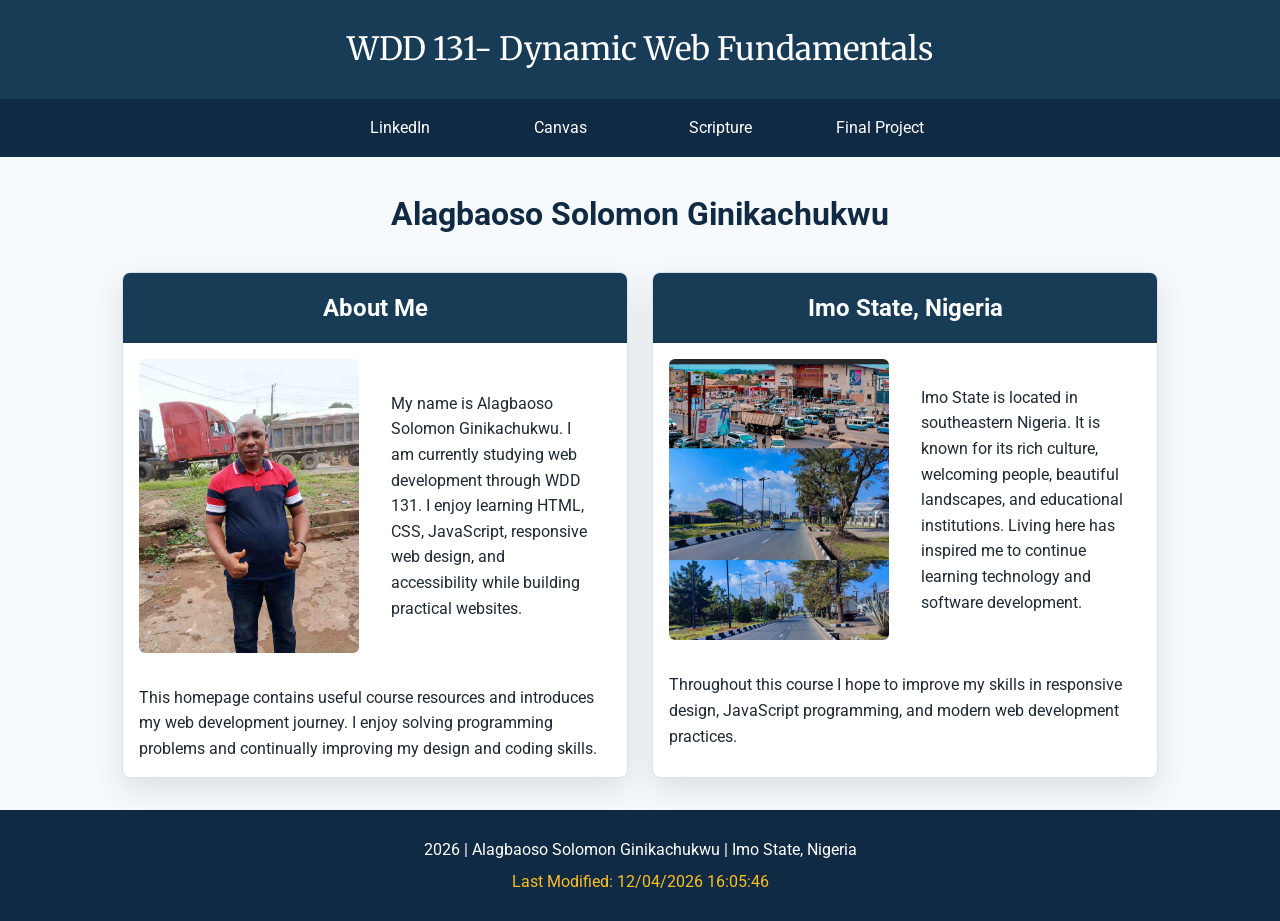
<file: index.html>
<!DOCTYPE html>
<html lang="en">

<head>
    <meta charset="UTF-8">
    <meta name="viewport" content="width=device-width, initial-scale=1.0">

    <title>WDD 131 – Dynamic Web Fundamentals – Alagbaoso Solomon Ginikachukwu</title>

    <meta name="description"
        content="WDD 131 – Dynamic Web Fundamentals. Alagbaoso Solomon Ginikachukwu. Personal homepage featuring course links, web development projects, HTML, CSS, JavaScript, and responsive web design.">

    <meta name="author" content="Alagbaoso Solomon Ginikachukwu">

    <!-- Google Fonts -->
    <link rel="preconnect" href="https://fonts.googleapis.com">
    <link rel="preconnect" href="https://fonts.gstatic.com" crossorigin>

    <link href="https://fonts.googleapis.com/css2?family=Merriweather:wght@700&family=Roboto:wght@300;400;500;700&display=swap" rel="stylesheet">

    <link rel="stylesheet" href="styles/base.css">

    <script src="scripts/getdates.js" defer></script>
</head>

<body>

<header>

    <span id="course-title">
        WDD 131- Dynamic Web Fundamentals </span>

    <nav>
        <a href="https://www.linkedin.com/" target="_blank">LinkedIn</a>
        <a href="https://byupw.instructure.com/" target="_blank">Canvas</a>
        <a href="https://www.churchofjesuschrist.org/study/scriptures/bofm/1-ne/3?lang=eng&id=p7#p7" target="_blank">Scripture</a>
        <a href="project/index.html">Final Project</a>
    </nav>

</header>

<main>

    <h1>Alagbaoso Solomon Ginikachukwu</h1>

    <section class="card">

        <h2>About Me</h2>

        <div class="profile">

            <img src="images/solo.jpg"
                alt="Portrait of Alagbaoso Solomon Ginikachukwu">

            <p>
                My name is Alagbaoso Solomon Ginikachukwu. I am currently studying web development through WDD 131. I enjoy learning HTML, CSS, JavaScript, responsive web design, and accessibility while building practical websites.
            </p>

        </div>

        <p>
            This homepage contains useful course resources and introduces my web development journey. I enjoy solving programming problems and continually improving my design and coding skills.
        </p>

    </section>

    <section class="card">

        <h2>Imo State, Nigeria</h2>

        <div class="country">

            <img src="images/location.jpg"
                alt="Scenery of Imo State, Nigeria">

            <p>
                Imo State is located in southeastern Nigeria. It is known for its rich culture, welcoming people, beautiful landscapes, and educational institutions. Living here has inspired me to continue learning technology and software development.
            </p>

        </div>

        <p>
            Throughout this course I hope to improve my skills in responsive design, JavaScript programming, and modern web development practices.
        </p>

    </section>

</main>

<footer>

    <p>
        
        <span id="currentyear"></span>
        | Alagbaoso Solomon Ginikachukwu |
        Imo State, Nigeria
    </p>

    <p id="lastModified"></p>

</footer>

</body>

</html>
</file>
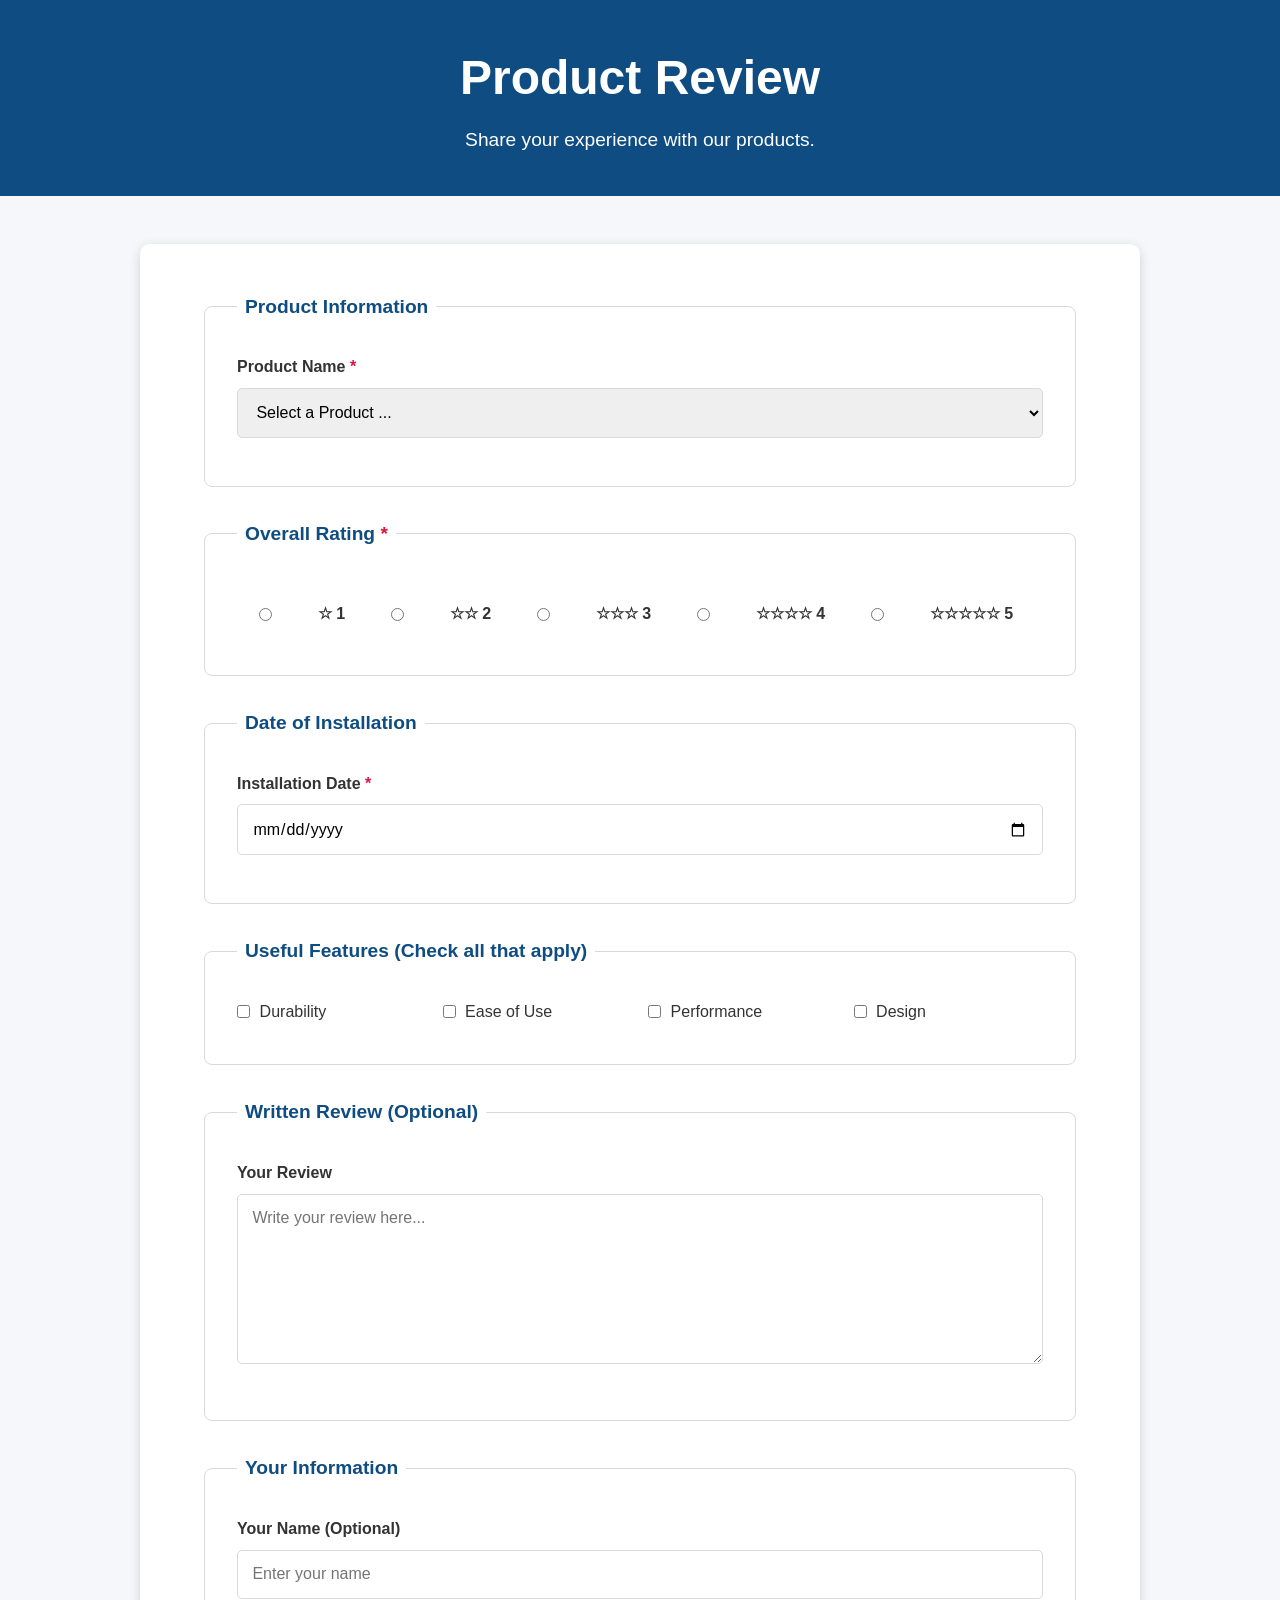
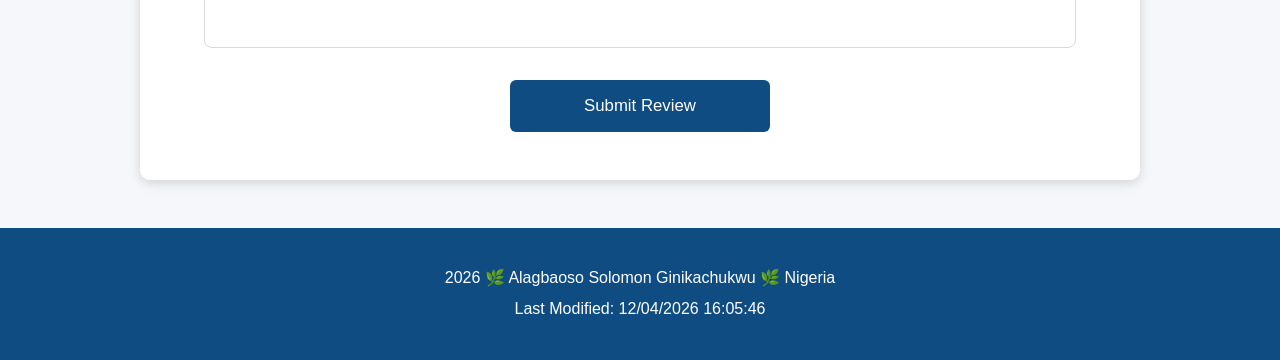
<file: form.html>
<!DOCTYPE html>
<html lang="en-US">
<head>
    <meta charset="UTF-8">
    <meta name="viewport" content="width=device-width, initial-scale=1.0">
    <meta name="description" content="Submit a product review for your recently purchased items using our interactive feedback form.">
    <meta name="author" content="Alagbaoso Solomon Ginikachukwu">

    <title>Product Review Form</title>

    <link rel="stylesheet" href="styles/form.css">
    <link rel="stylesheet" href="styles/form-large.css">

    <script src="scripts/form.js" defer></script>
</head>

<body>

<header>
    <h1>Product Review</h1>
    <p>Share your experience with our products.</p>
</header>

<main>

<form action="review.html" method="get">

    <!-- Product Name -->
    <fieldset>

        <legend>Product Information</legend>

        <label for="productName">
            Product Name <span class="required">*</span>
        </label>

        <select
            id="productName"
            name="productName"
            required>

            <option value="" disabled selected>
                Select a Product ...
            </option>

            <!-- JavaScript inserts product options here -->

        </select>

    </fieldset>



    <!-- Overall Rating -->
    <fieldset>

        <legend>Overall Rating <span class="required">*</span></legend>

        <div class="rating">

            <input
                type="radio"
                id="rating1"
                name="rating"
                value="1"
                required>

            <label for="rating1">☆ 1</label>


            <input
                type="radio"
                id="rating2"
                name="rating"
                value="2" required>

            <label for="rating2">☆☆ 2</label>


            <input
                type="radio"
                id="rating3"
                name="rating"
                value="3" required>

            <label for="rating3">☆☆☆ 3</label>


            <input
                type="radio"
                id="rating4"
                name="rating"
                value="4" required>

            <label for="rating4">☆☆☆☆ 4</label>


            <input
                type="radio"
                id="rating5"
                name="rating"
                value="5" required>

            <label for="rating5">☆☆☆☆☆ 5</label>

        </div>

    </fieldset>



    <!-- Installation Date -->

    <fieldset>

        <legend>Date of Installation</legend>

        <label for="installDate">
            Installation Date
            <span class="required">*</span>
        </label>

        <input
            type="date"
            id="installDate"
            name="installDate"
            required>

    </fieldset>



    <!-- Useful Features -->

    <fieldset>

        <legend>Useful Features (Check all that apply)</legend>

        <div class="checkbox-group">

            <label for="durability">
                <input
                    type="checkbox"
                    id="durability"
                    name="features"
                    value="Durability">

                Durability
            </label>

            <label for="ease">
                <input
                    type="checkbox"
                    id="ease"
                    name="features"
                    value="Ease of Use">

                Ease of Use
            </label>

            <label for="performance">
                <input
                    type="checkbox"
                    id="performance"
                    name="features"
                    value="Performance">

                Performance
            </label>

            <label for="design">
                <input
                    type="checkbox"
                    id="design"
                    name="features"
                    value="Design">

                Design
            </label>

        </div>

    </fieldset>



    <!-- Written Review -->

    <fieldset>

        <legend>Written Review (Optional)</legend>

        <label for="review">

            Your Review

        </label>

        <textarea
            id="review"
            name="review"
            rows="6"
            placeholder="Write your review here..."></textarea>

    </fieldset>



    <!-- User Name -->

    <fieldset>

        <legend>Your Information</legend>

        <label for="userName">

            Your Name (Optional)

        </label>

        <input
            type="text"
            id="userName"
            name="userName"
            placeholder="Enter your name">

    </fieldset>



    <!-- Submit Button -->

    <div class="submit-btn">

        <input
            type="submit"
            value="Submit Review">

    </div>

</form>

</main>

<footer>

    <p>
        
        <span id="currentyear"></span>
        🌿
        Alagbaoso Solomon Ginikachukwu
        🌿
        Nigeria
    </p>

    <p id="lastModified"></p>

</footer>

</body>
</html>
</file>
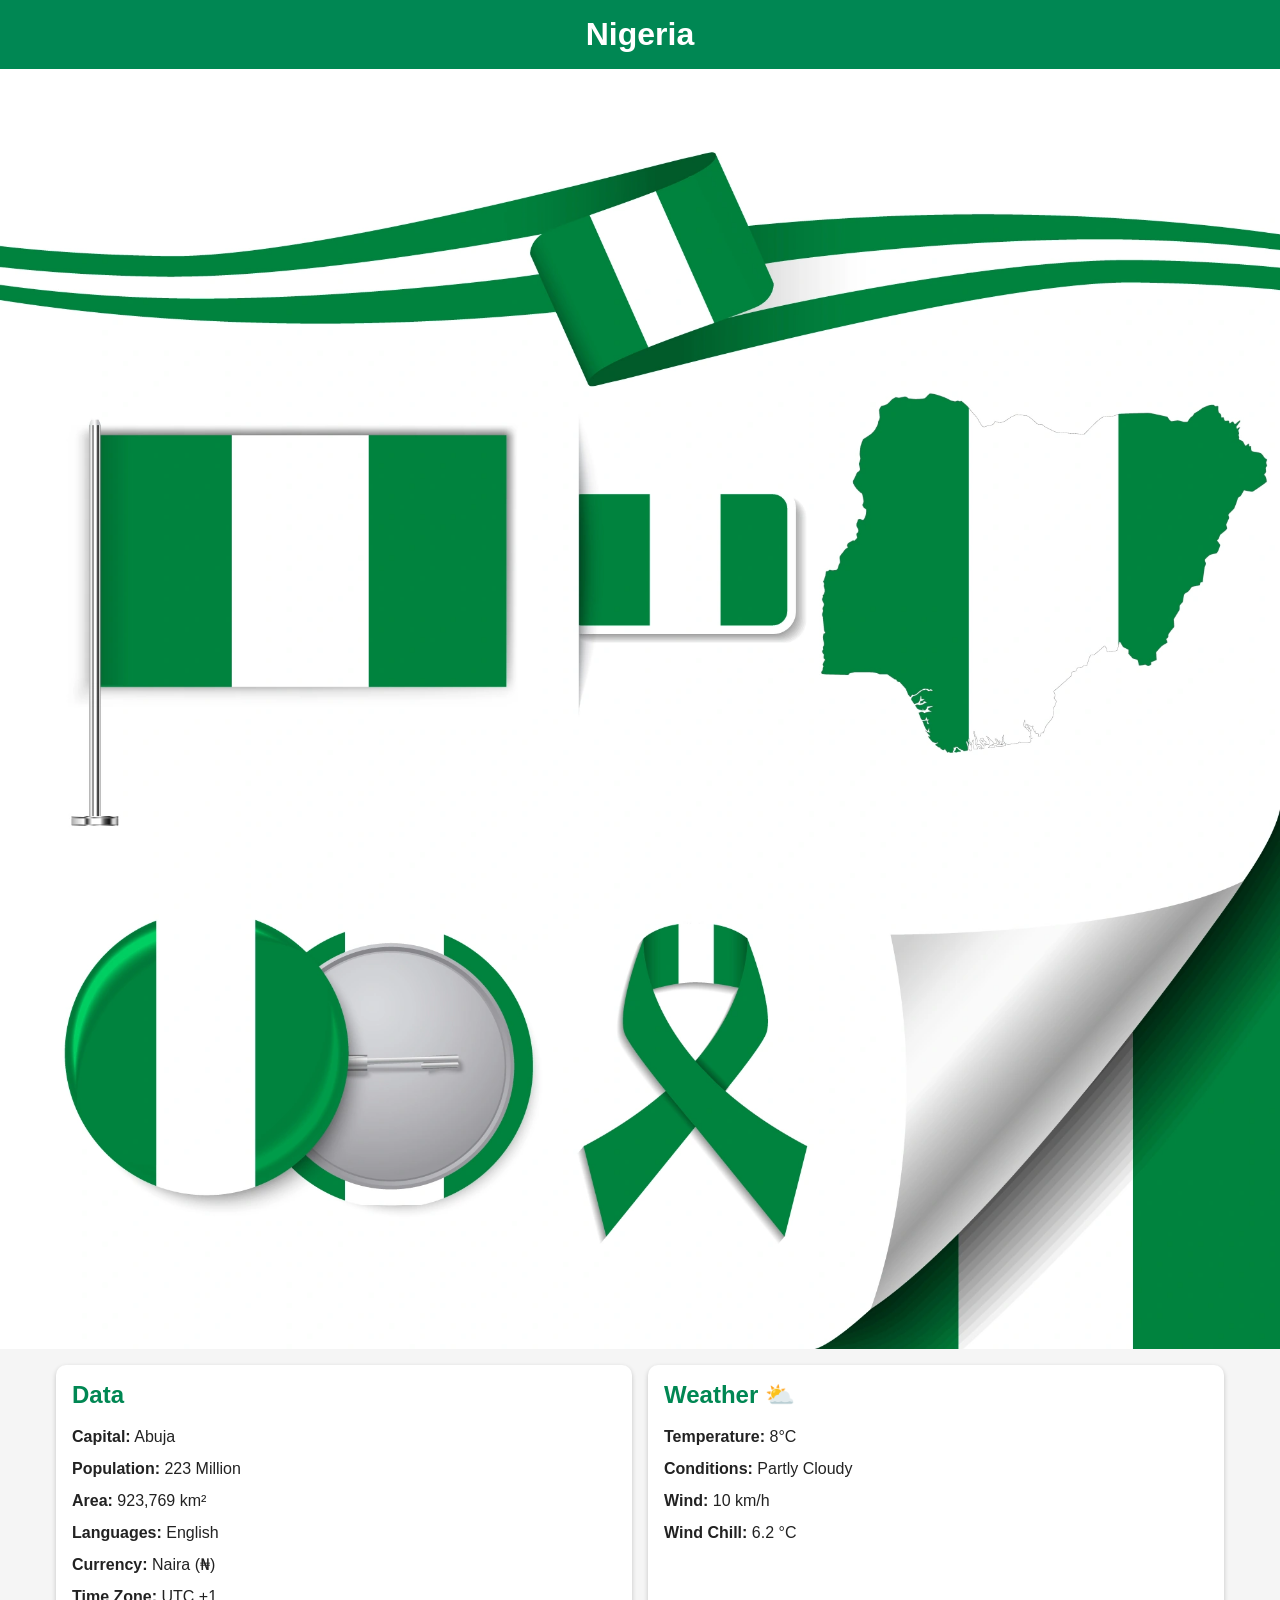
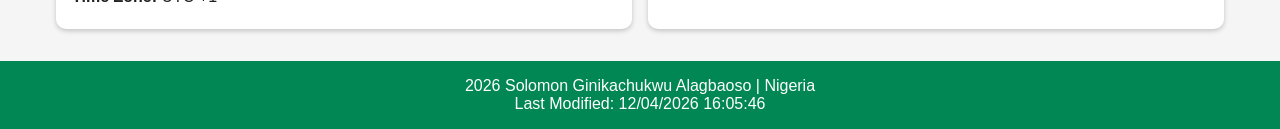
<file: place.html>
<!DOCTYPE html>
<html lang="en-US">

<head>
    <meta charset="UTF-8">
    <meta name="viewport" content="width=device-width, initial-scale=1.0">

    <meta name="description"
        content="Explore Nigeria, its geography, culture and weather.">

    <meta name="author"
        content="Solomon Ginikachukwu Alagbaoso">

    <title>Place-Nigeria</title>

    <link rel="stylesheet" href="styles/place.css">
    <link rel="stylesheet" href="styles/place-large.css">

    <script src="scripts/place.js" defer></script>

</head>

<body>

<header>
    <h1>Nigeria</h1>
</header>

<main>

    <section class="hero">

        <picture>

            <source
                media="(min-width: 768px)"
                srcset="images/nigeria-large.webp">
        
            <img
                src="images/nigeria-small.webp"
                alt="Beautiful landscape of Nigeria"
                width="120"
                height="70">

        </picture>

    </section>

    <section class="content">

        <section class="card">

            <h2>Data</h2>

            <ul>
                <li><strong>Capital:</strong> Abuja</li>
                <li><strong>Population:</strong> 223 Million</li>
                <li><strong>Area:</strong> 923,769 km²</li>
                <li><strong>Languages:</strong> English</li>
                <li><strong>Currency:</strong> Naira (₦)</li>
                <li><strong>Time Zone:</strong> UTC +1</li>
            </ul>

        </section>

        <section class="card weather">

            <h2>Weather</h2>

            <img
                src="images/weather.svg"
                alt="Weather Icon"
                class="weather-icon">

            <ul>

                <li><strong>Temperature:</strong> <span id="temperature">8</span>°C</li>

                <li><strong>Conditions:</strong> Partly Cloudy</li>

                <li><strong>Wind:</strong> <span id="windspeed">10</span> km/h</li>

                <li><strong>Wind Chill:</strong>
                    <span id="windchill"></span>
                </li>

            </ul>

        </section>

    </section>

</main>

<footer>

    <p>
    
        <span id="currentyear"></span>
        Solomon Ginikachukwu Alagbaoso | Nigeria
    </p>

    <p id="lastModified"></p>

</footer>

</body>

</html>
</file>
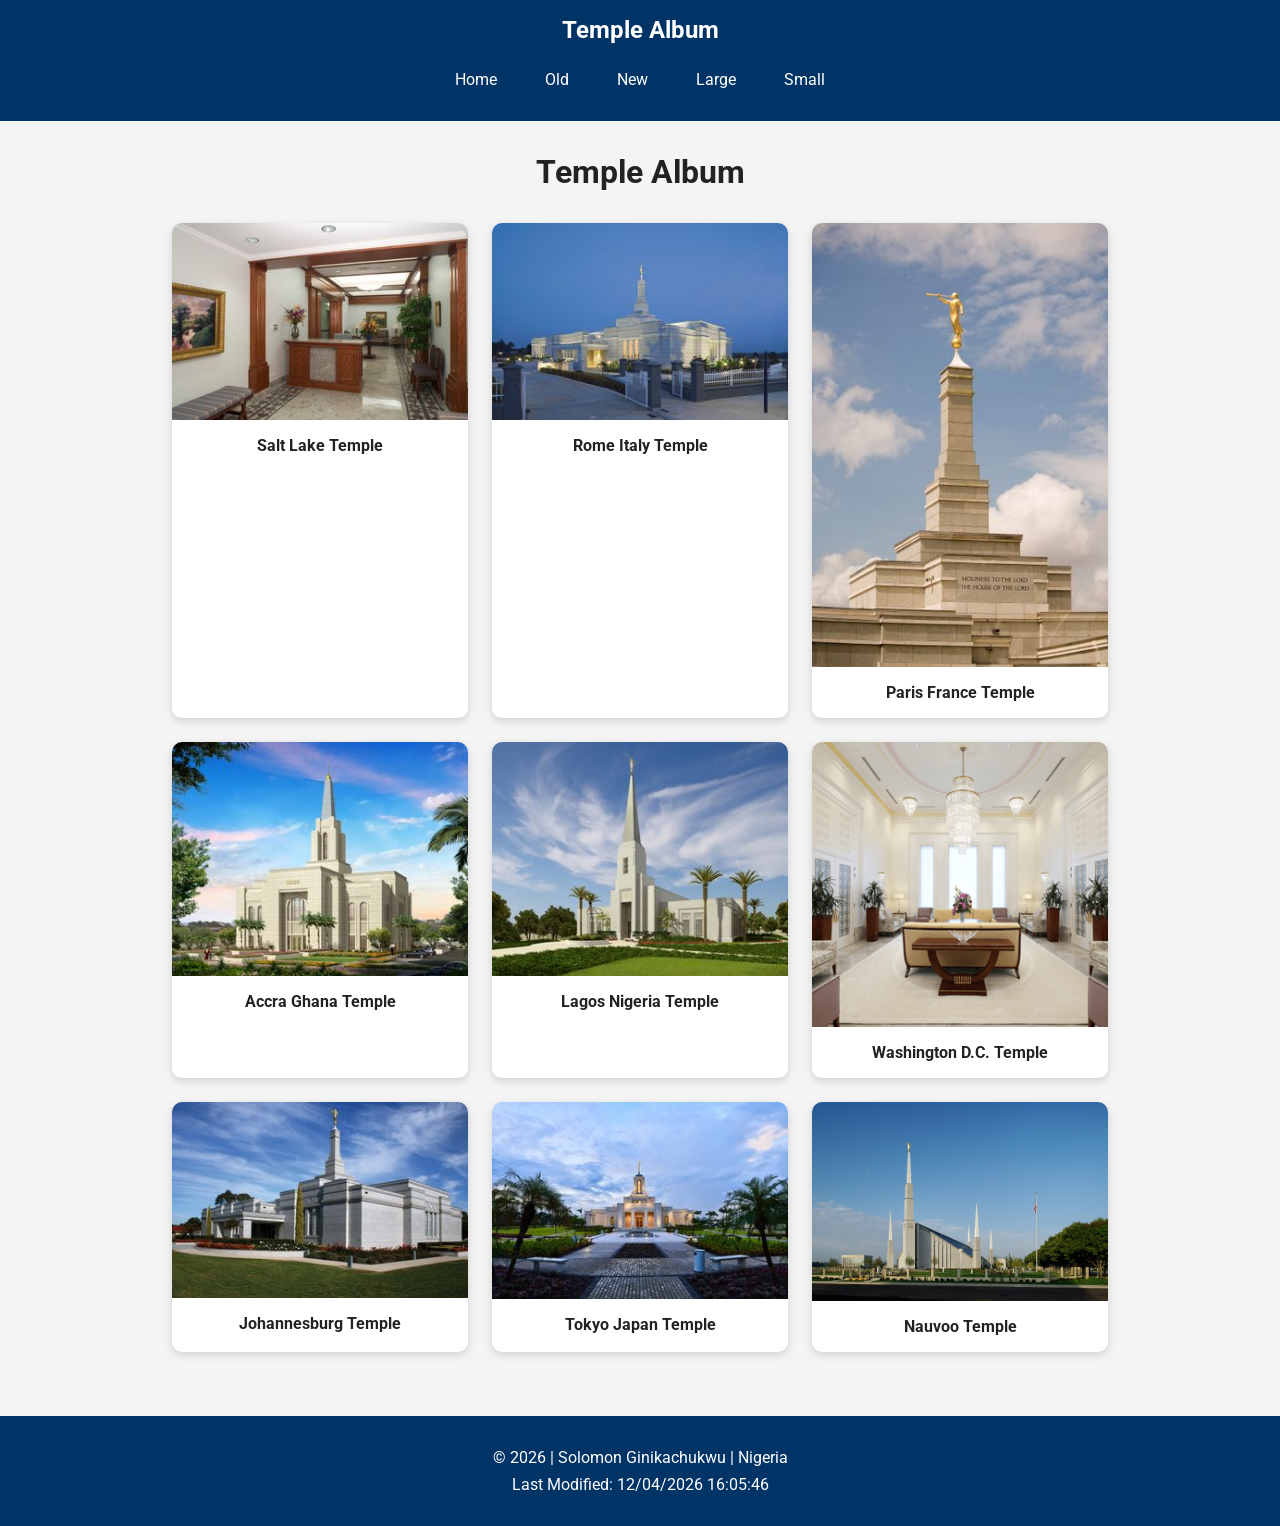
<file: temples.html>
<!DOCTYPE html>
<html lang="en">
<head>
    <meta charset="UTF-8">
<meta name="viewport" content="width=device-width, initial-scale=1.0">
<meta name="description" content="WDD 131 Dynamic Web Fundamentals portfolio by Solomon Ginikachukwu featuring HTML, CSS, JavaScript, responsive web design, and course projects.">
<meta name="author" content="Solomon Ginikachukwu Alagbaoso">
    <title>Temple Album</title>

    <!-- Google Font -->
    <link rel="preconnect" href="https://fonts.googleapis.com">
    <link rel="preconnect" href="https://fonts.gstatic.com" crossorigin>

    <link href="https://fonts.googleapis.com/css2?family=Roboto:wght@300;400;500;700&display=swap"
        rel="stylesheet">

    <!-- Mobile First CSS -->
    <link rel="stylesheet" href="styles/temples.css">
    <link rel="stylesheet" href="styles/temples-large.css">

    <!-- JavaScript -->
    <script src="scripts/temples.js" defer></script>
</head>

<body>

<header>

    <h2>Temple Album</h2>

    <button id="menu" aria-label="Open Navigation Menu" aria-expanded="false">
        ☰
    </button>

    <nav class="navigation">
  
        <a href="#">Home</a>
        <a href="#">Old</a>
        <a href="#">New</a>
        <a href="#">Large</a>
        <a href="#">Small</a>

    </nav>

</header>

<main>

<h1>Temple Album</h1>

<div class="gallery">

<figure>
<img src="images/temple1.jpg"
alt="Salt Lake Temple"
width="400"
height="300"
loading="lazy">
<figcaption>Salt Lake Temple</figcaption>
</figure>

<figure>
<img src="images/temple2.jpg"
alt="Rome Italy Temple"
width="400"
height="300"
loading="lazy">
<figcaption>Rome Italy Temple</figcaption>
</figure>

<figure>
<img src="images/temple3.jpg"
alt="Paris France Temple"
width="400"
height="300"
loading="lazy">
<figcaption>Paris France Temple</figcaption>
</figure>

<figure>
<img src="images/temple10.jpg"
alt="Accra Ghana Temple"
width="400"
height="300"
loading="lazy">
<figcaption>Accra Ghana Temple</figcaption>
</figure>

<figure>
<img src="images/temple5.jpg"
alt="Lagos Nigeria Temple"
width="400"
height="300"
loading="lazy">
<figcaption>Lagos Nigeria Temple</figcaption>
</figure>

<figure>
<img src="images/temple6.png"
alt="Washington D.C. Temple"
width="400"
height="300"
loading="lazy">
<figcaption>Washington D.C. Temple</figcaption>
</figure>

<figure>
<img src="images/temple7.jpg"
alt="Johannesburg Temple"
width="400"
height="300"
loading="lazy">
<figcaption>Johannesburg Temple</figcaption>
</figure>

<figure>
<img src="images/temple8.jpg"
alt="Tokyo Japan Temple"
width="400"
height="300"
loading="lazy">
<figcaption>Tokyo Japan Temple</figcaption>
</figure>

<figure>
<img src="images/temple9.jpg"
alt="Nauvoo Temple"
width="400"
height="300"
loading="lazy">
<figcaption>Nauvoo Temple</figcaption>
</figure>

</div>

</main>

<footer>

<p>
© <span id="currentyear"></span> |
Solomon Ginikachukwu |
Nigeria
</p>

<p id="lastModified"></p>

</footer>

</body>
</html>
</file>
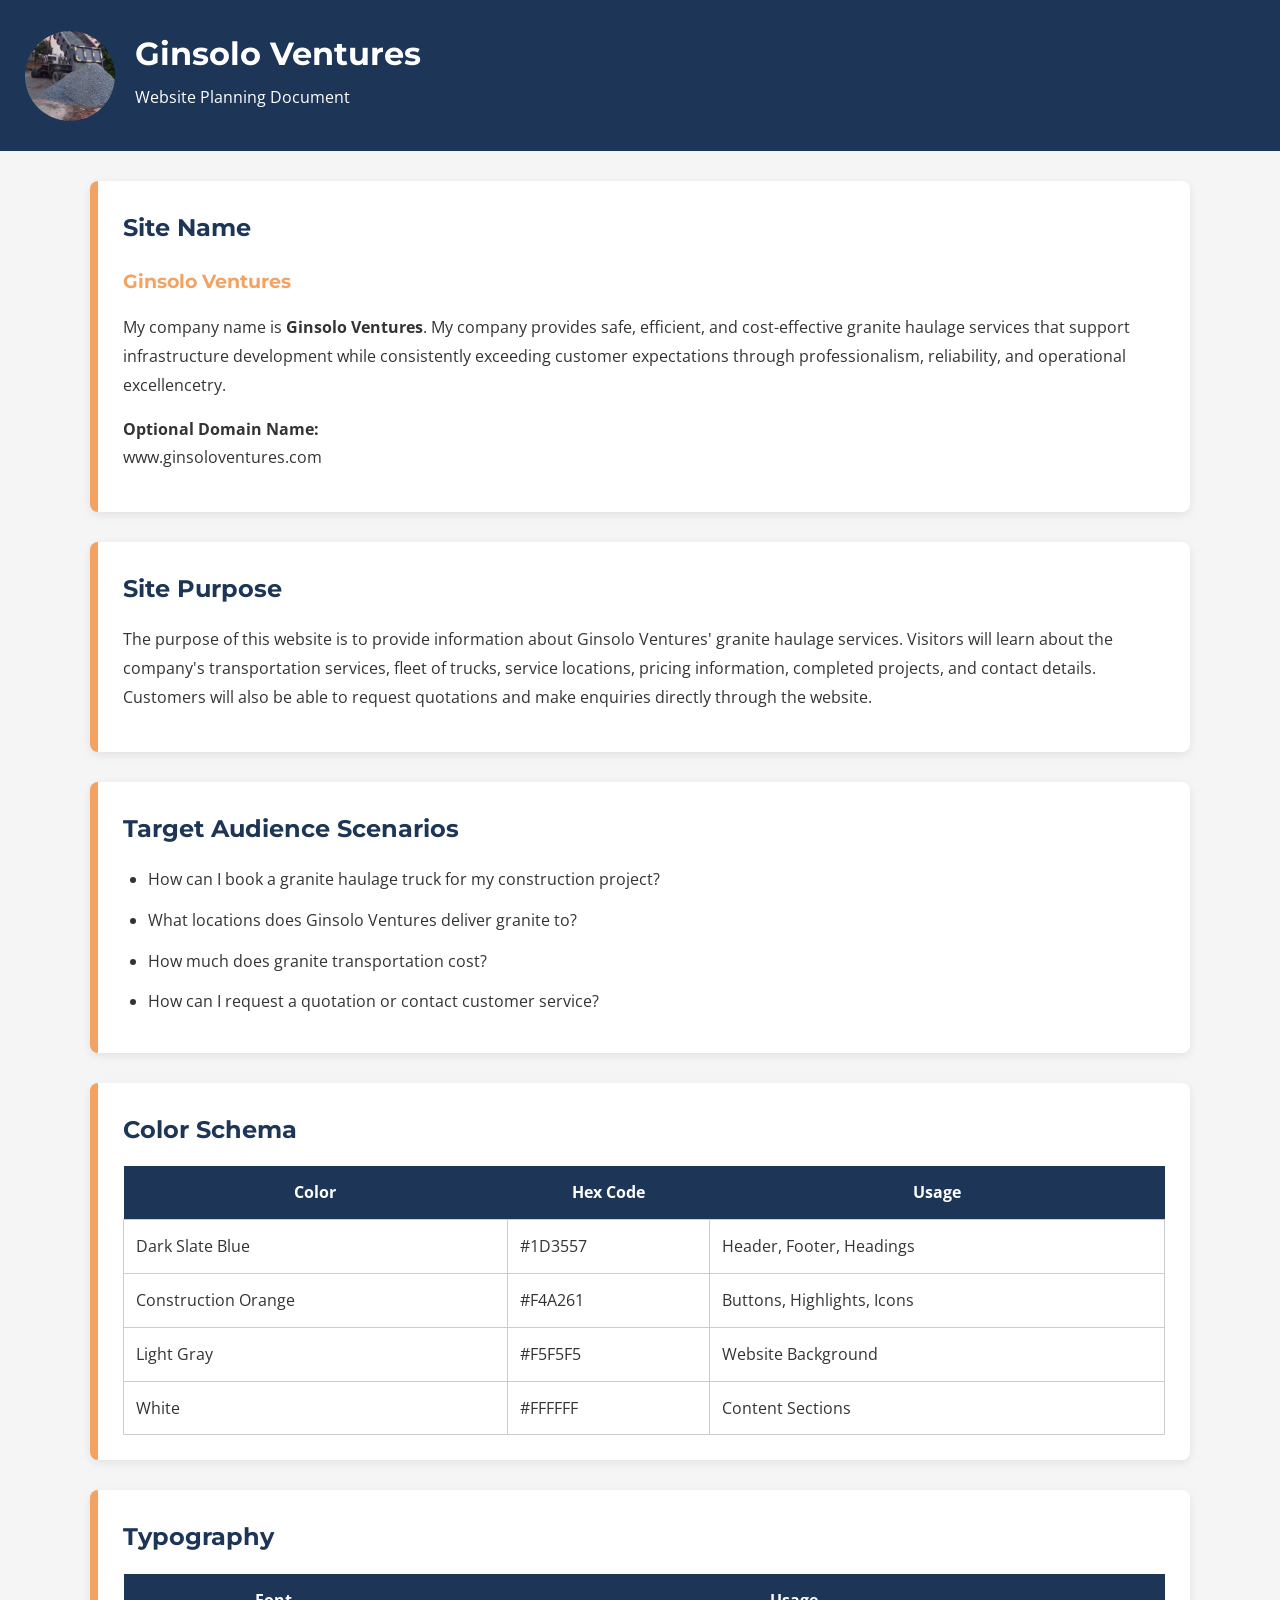
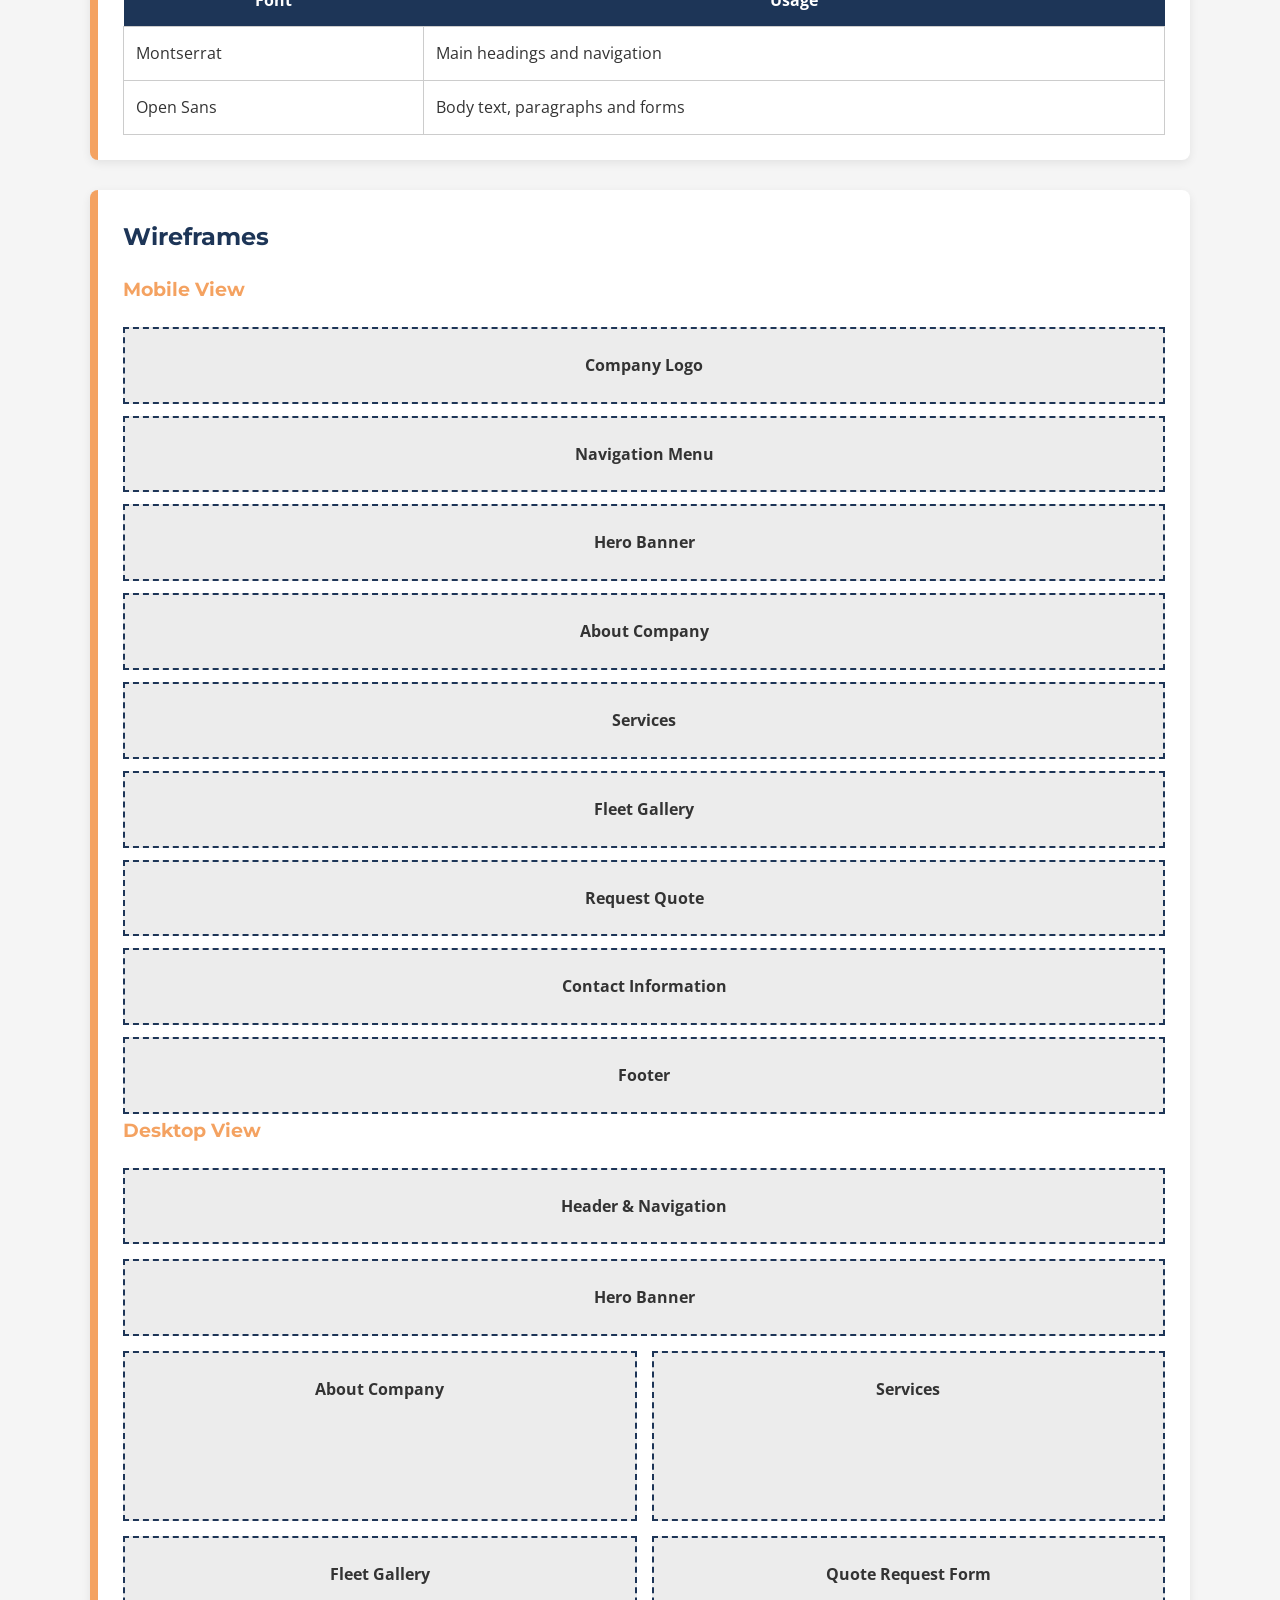
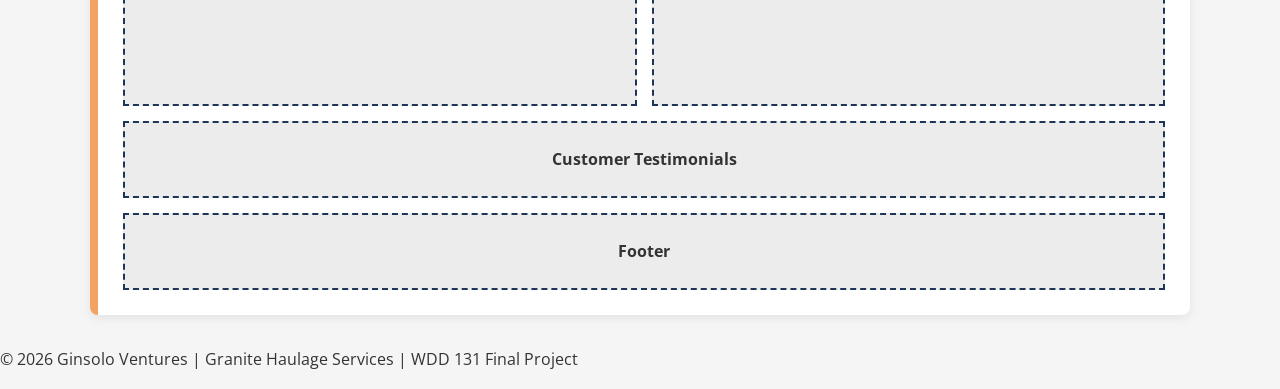
<file: project/siteplan.html>
<!DOCTYPE html>
<html lang="en">
<head>
    <meta charset="UTF-8">
    <meta name="viewport" content="width=device-width, initial-scale=1.0">
    <meta name="description" content="Website Planning Document for Ginsolo Ventures Granite Haulage Services">
    <meta name="author" content="Alagbaoso Solomon Ginikachukwu">

    <title>Ginsolo Ventures | Site Plan</title>

    <link rel="stylesheet" href="styles/siteplan.css">

    <!-- Google Fonts -->
    <link rel="preconnect" href="https://fonts.googleapis.com">
    <link rel="preconnect" href="https://fonts.gstatic.com" crossorigin>

    <link href="https://fonts.googleapis.com/css2?family=Montserrat:wght@400;600;700&family=Open+Sans:wght@400;500&display=swap" rel="stylesheet">

</head>

<body>

<header>

    <div class="logo-section">

        <img src="images/ginsolo-logo.jpg" alt="Ginsolo Ventures Logo">

        <div>
            <h1>Ginsolo Ventures</h1>
            <p>Website Planning Document</p>
        </div>

    </div>

</header>

<main>

<section>

<h2>Site Name</h2>

<h3>Ginsolo Ventures</h3>

<p>
My company name is <strong>Ginsolo Ventures</strong>. My company provides safe, efficient, and cost-effective granite haulage services that support infrastructure development while consistently exceeding customer expectations through professionalism, reliability, and operational excellencetry.
</p>

<p>
<strong>Optional Domain Name:</strong><br>
www.ginsoloventures.com
</p>

</section>

<section>

<h2>Site Purpose</h2>

<p>
The purpose of this website is to provide information about Ginsolo Ventures' granite haulage services. Visitors will learn about the company's transportation services, fleet of trucks, service locations, pricing information, completed projects, and contact details. Customers will also be able to request quotations and make enquiries directly through the website.
</p>

</section>

<section>

<h2>Target Audience Scenarios</h2>

<ul>

<li>How can I book a granite haulage truck for my construction project?</li>

<li>What locations does Ginsolo Ventures deliver granite to?</li>

<li>How much does granite transportation cost?</li>

<li>How can I request a quotation or contact customer service?</li>

</ul>

</section>

<section>

<h2>Color Schema</h2>

<table>

<tr>
<th>Color</th>
<th>Hex Code</th>
<th>Usage</th>
</tr>

<tr>
<td>Dark Slate Blue</td>
<td>#1D3557</td>
<td>Header, Footer, Headings</td>
</tr>

<tr>
<td>Construction Orange</td>
<td>#F4A261</td>
<td>Buttons, Highlights, Icons</td>
</tr>

<tr>
<td>Light Gray</td>
<td>#F5F5F5</td>
<td>Website Background</td>
</tr>

<tr>
<td>White</td>
<td>#FFFFFF</td>
<td>Content Sections</td>
</tr>

</table>

</section>

<section>

<h2>Typography</h2>

<table>

<tr>
<th>Font</th>
<th>Usage</th>
</tr>

<tr>
<td>Montserrat</td>
<td>Main headings and navigation</td>
</tr>

<tr>
<td>Open Sans</td>
<td>Body text, paragraphs and forms</td>
</tr>

</table>

</section>

<section>

<h2>Wireframes</h2>

<h3>Mobile View</h3>

<div class="wireframe">

<div class="wire-box">Company Logo</div>

<div class="wire-box">Navigation Menu</div>

<div class="wire-box">Hero Banner</div>

<div class="wire-box">About Company</div>

<div class="wire-box">Services</div>

<div class="wire-box">Fleet Gallery</div>

<div class="wire-box">Request Quote</div>

<div class="wire-box">Contact Information</div>

<div class="wire-box">Footer</div>

</div>

<h3>Desktop View</h3>

<div class="desktop-wireframe">

<div class="wire-box full">Header & Navigation</div>

<div class="wire-box full">Hero Banner</div>

<div class="wire-box left">About Company</div>

<div class="wire-box right">Services</div>

<div class="wire-box left">Fleet Gallery</div>

<div class="wire-box right">Quote Request Form</div>

<div class="wire-box full">Customer Testimonials</div>

<div class="wire-box full">Footer</div>

</div>

</section>

</main>

<footer>

<p>
© 2026 Ginsolo Ventures | Granite Haulage Services | WDD 131 Final Project
</p>

</footer>

</body>
</html>
</file>
<file: styles/base.css>
:root {
    --primary: #183b56;
    --primary-dark: #102a43;
    --accent: #d97706;
    --accent-light: #fff7ed;
    --page: #f7fafc;
    --surface: #ffffff;
    --text: #1f2933;
    --muted: #52606d;
    --border: #d9e2ec;
    --shadow: 0 12px 30px rgba(16, 42, 67, 0.12);
}

* {
    margin: 0;
    padding: 0;
    box-sizing: border-box;
}

body {
    font-family: "Roboto", sans-serif;
    background: var(--page);
    color: var(--text);
    line-height: 1.6;
}

header {
    background: var(--primary);
    color: white;
}

#course-title {
    display: block;
    text-align: center;
    font-family: "Merriweather", serif;
    font-size: 2rem;
    padding: 1.5rem;
}

nav {
    display: flex;
    justify-content: center;
    background: var(--primary-dark);
}

nav a {
    color: white;
    text-decoration: none;
    padding: 1rem;
    min-width: 160px;
    text-align: center;
    transition: .3s;
}

nav a:hover {
    background: #fbbf24;
    color: var(--primary-dark);
}

main {
    max-width: 1100px;
    margin: auto;
    padding: 2rem;

    display: grid;
    grid-template-columns: repeat(2,1fr);
    gap: 1.5rem;
}

h1 {
    grid-column: 1/-1;
    text-align: center;
    color: var(--primary-dark);
    margin-bottom: .5rem;
}

.card {
    background: white;
    border-radius: 8px;
    overflow: hidden;
    border: 1px solid var(--border);
    box-shadow: var(--shadow);
}

.card h2 {
    background: var(--primary);
    color: white;
    padding: 1rem;
    text-align: center;
}

.profile,
.country {
    display: grid;
    grid-template-columns: 220px 1fr;
    gap: 1rem;
    align-items: center;
    padding: 1rem;
}

.profile img,
.country img {
    width: 100%;
    border-radius: 6px;
}

.card p {
    padding: 1rem;
}

footer {
    background: var(--primary-dark);
    color: white;
    text-align: center;
    padding: 1.25rem;
}

footer p {
    margin: .4rem;
}

#lastModified {
    color: #fbbf24;
}

@media (max-width:760px){

    nav{
        flex-direction:column;
    }

    main{
        grid-template-columns:1fr;
    }

    .profile,
    .country{
        grid-template-columns:1fr;
    }
}
</file>
<file: styles/place.css>
:root {

    --primary: #008753;
    --secondary: #ffffff;
    --accent: #f5f5f5;
    --dark: #222;
    --max-width: 1200px;

}

* {
    margin: 0;
    padding: 0;
    box-sizing: border-box;
}

body {

    font-family: Arial, Helvetica, sans-serif;
    background: var(--accent);
    color: var(--dark);

}

header {

    background: var(--primary);
    color: white;
    text-align: center;
    padding: 1rem;

}

.hero img {

    width: 100%;
    display: block;
    height: auto;

}

.content {

    display: grid;
    gap: 1rem;
    padding: 1rem;

}

.card {

    background: white;
    padding: 1rem;
    border-radius: 10px;
    box-shadow: 0 2px 5px rgba(0,0,0,.2);

}

.card h2 {

    margin-bottom: .75rem;
    color: var(--primary);

}

.card ul {

    list-style: none;
    line-height: 2;

}

.weather-icon {

    width: 50px;
    margin-bottom: 1rem;

}

footer {

    text-align: center;
    background: var(--primary);
    color: white;
    padding: 1rem;
    margin-top: 1rem;

}
</file>
<file: styles/place-large.css>
@media screen and (min-width:768px){

.content{

    max-width: var(--max-width);
    margin: auto;

    grid-template-columns: 1fr 1fr;

}

.weather-icon{

    display:none;

}

.weather h2::after{

    content:" ⛅";

}

}
</file>
<file: styles/temples.css>
/* Mobile First */

*{
    margin:0;
    padding:0;
    box-sizing:border-box;
}

body{
    font-family:"Roboto",sans-serif;
    background:#f4f4f4;
    color:#222;
}

/* Header */

header{
    background:#003366;
    color:white;
    padding:1rem;
}

header h2{
    text-align:center;
    margin-bottom:10px;
}

/* Hamburger Button */

#menu{
    display:block;
    background:none;
    border:none;
    color:white;
    font-size:2rem;
    cursor:pointer;
    margin:0 auto;
}

/* Navigation */

nav,
.navigation {
    display: flex;
    flex-direction: column;
}

.navigation.open{
    display:flex;
}

.navigation a{
    color:white;
    text-decoration:none;
    padding:.8rem;
    text-align:center;
    transition:.3s;
}

nav a:hover {
    background-color: #ffcc00;
    color: black;
}

@media (min-width: 768px) {
    nav {
        flex-direction: row;
        justify-content: center;
        gap: 1rem;
    }
}
/* Main */

main{
    max-width:1000px;
    margin:0 auto;
    padding:2rem;
}

main h1{
    text-align:center;
    margin-bottom:2rem;
}

/* Gallery */

.gallery{
    display:grid;
    grid-template-columns:1fr;
    gap:1.5rem;
}

figure{
    background:white;
    border-radius:10px;
    overflow:hidden;
    box-shadow:0 3px 8px rgba(0,0,0,.15);
    text-align:center;
}

figure img{
    width:100%;
    height:auto;
    display:block;
}

figcaption{
    padding:1rem;
    font-weight:bold;
}

/* Footer */

footer{
    margin-top:2rem;
    background:#003366;
    color:white;
    text-align:center;
    padding:1.5rem;
}

footer p{
    margin:.5rem;
}
</file>
<file: styles/temples-large.css>
@media screen and (min-width:768px){

#menu{
    display:none;
}

.navigation{
    display:flex;
    flex-direction:row;
    justify-content:center;
    gap:1rem;
}

.navigation a{
    padding:1rem;
}

.gallery{
    grid-template-columns:repeat(3,1fr);
}

}
</file>
<file: project/styles/siteplan.css>
:root{

    --primary:#1D3557;
    --secondary:#F4A261;
    --background:#F5F5F5;
    --white:#ffffff;
    --text:#333333;

}

*{

    margin:0;
    padding:0;
    box-sizing:border-box;

}

body{

    background:var(--background);

    color:var(--text);

    font-family:'Open Sans',sans-serif;

    line-height:1.8;

}

header{

    background:var(--primary);

    color:white;

    padding:25px;

}

.logo-section{

    display:flex;

    align-items:center;

    gap:20px;

}

.logo-section img{

    width:90px;

    height:90px;

    border-radius:50%;

    background:white;

    object-fit:cover;

}

h1,h2,h3{

    font-family:'Montserrat',sans-serif;

}

main{

    width:90%;

    max-width:1100px;

    margin:30px auto;

}

section{

    background:white;

    padding:25px;

    margin-bottom:30px;

    border-left:8px solid var(--secondary);

    border-radius:8px;

    box-shadow:0 3px 10px rgba(0,0,0,.08);

}

h2{

    color:var(--primary);

    margin-bottom:15px;

}

h3{

    color:var(--secondary);

    margin-bottom:15px;

}

p{

    margin-bottom:15px;

}

ul{

    margin-left:25px;

}

li{

    margin-bottom:12px;

}

table{

    width:100%;

    border-collapse:collapse;

    margin-top:15px;

}

table th{

    background:var(--primary);

    color:white;

    padding:12px;

}

table td{

    border:1px solid #ccc;

    padding:12px;

}

.wireframe{

    display:flex;

    flex-direction:column;

    gap:12px;

    margin-top:20px;

}

.desktop-wireframe{

    display:grid;

    grid-template-columns:1fr 1fr;

    gap:15px;

    margin-top:20px;

}

.wire-box{

    background:#ececec;

    border:2px dashed var(--primary);

    text-align:center;

    padding:22px;

    font-weight:bold;

}

.full{

    grid-column:1/3;

}

.left{

    height:170px;

}

.right{

    height:170px;

}

   Footer
         footer{

    background:var(--primary);

    color:white;

    text-align:center;

    padding:20px;

    margin-top:40px;

}

@media screen and (max-width:768px){

.logo-section{

    flex-direction:column;

    text-align:center;

}

.desktop-wireframe{

    display:flex;

    flex-direction:column;

}

}
</file>
<file: styles/form.css>
/* ============================================
   WDD 131 - Week 05 Product Review
   form.css
   Mobile First Styles
   Author: Alagbaoso Solomon Ginikachukwu
============================================ */

/* ---------- CSS Variables ---------- */

:root {
    --primary-color: #0f4c81;
    --secondary-color: #f5f7fa;
    --accent-color: #ffb703;
    --text-color: #333333;
    --border-color: #d9d9d9;
    --white: #ffffff;
    --shadow: rgba(0, 0, 0, 0.15);

    --heading-font: "Segoe UI", Arial, sans-serif;
    --body-font: Arial, Helvetica, sans-serif;
}

/* ---------- Reset ---------- */

* {
    margin: 0;
    padding: 0;
    box-sizing: border-box;
}

/* ---------- Body ---------- */

body {
    font-family: var(--body-font);
    background: var(--secondary-color);
    color: var(--text-color);
    line-height: 1.6;
}

/* ---------- Header ---------- */

header {
    background: var(--primary-color);
    color: var(--white);
    padding: 2rem 1rem;
    text-align: center;
}

header h1 {
    margin-bottom: .5rem;
    font-size: 2rem;
}

header p {
    font-size: 1rem;
}

/* ---------- Main ---------- */

main {
    width: 95%;
    max-width: 700px;
    margin: 2rem auto;
}

/* ---------- Form ---------- */

form {
    background: var(--white);
    padding: 2rem;
    border-radius: 10px;
    box-shadow: 0 3px 12px var(--shadow);
}

/* ---------- Fieldsets ---------- */

fieldset {
    border: 1px solid var(--border-color);
    border-radius: 8px;
    margin-bottom: 1.5rem;
    padding: 1.2rem;
}

legend {
    font-weight: bold;
    color: var(--primary-color);
    padding: 0 .5rem;
}

/* ---------- Labels ---------- */

label {
    display: block;
    margin-bottom: .5rem;
    font-weight: 600;
}

/* ---------- Required ---------- */

.required {
    color: crimson;
}

/* ---------- Inputs ---------- */

input[type="text"],
input[type="date"],
select,
textarea {
    width: 100%;
    padding: .75rem;
    margin-bottom: 1rem;
    border: 1px solid var(--border-color);
    border-radius: 5px;
    font-size: 1rem;
    font-family: inherit;
}

textarea {
    resize: vertical;
    min-height: 120px;
}

/* ---------- Focus ---------- */

input:focus,
select:focus,
textarea:focus {
    outline: 3px solid var(--accent-color);
    border-color: var(--primary-color);
}

/* ---------- Rating ---------- */

.rating {
    display: flex;
    flex-direction: column;
    gap: .5rem;
}

.rating label {
    display: flex;
    align-items: center;
    cursor: pointer;
}

.rating input[type="radio"] {
    margin-right: .75rem;
}

/* ---------- Checkbox Group ---------- */

.checkbox-group {
    display: flex;
    flex-direction: column;
    gap: .75rem;
}

.checkbox-group label {
    display: flex;
    align-items: center;
    cursor: pointer;
    font-weight: normal;
}

.checkbox-group input {
    margin-right: .6rem;
}

/* ---------- Submit Button ---------- */

.submit-btn {
    text-align: center;
    margin-top: 2rem;
}

input[type="submit"] {
    background: var(--primary-color);
    color: var(--white);
    border: none;
    padding: .9rem 2rem;
    border-radius: 6px;
    font-size: 1rem;
    cursor: pointer;
    transition: background .3s ease;
}

input[type="submit"]:hover {
    background: #09365d;
}

/* ---------- Confirmation Page ---------- */

.confirmation {
    background: var(--white);
    padding: 2rem;
    border-radius: 10px;
    box-shadow: 0 3px 12px var(--shadow);
    text-align: center;
}

.confirmation h2,
.confirmation h3 {
    color: var(--primary-color);
    margin-bottom: 1rem;
}

.confirmation p {
    margin-bottom: 1rem;
}

.confirmation hr {
    margin: 2rem 0;
    border: none;
    border-top: 1px solid var(--border-color);
}

/* ---------- Button Link ---------- */

.button {
    display: inline-block;
    margin-top: 1rem;
    padding: .8rem 1.5rem;
    background: var(--primary-color);
    color: var(--white);
    text-decoration: none;
    border-radius: 6px;
    transition: background .3s ease;
}

.button:hover {
    background: #09365d;
}

/* ---------- Footer ---------- */

footer {
    margin-top: 3rem;
    padding: 1.5rem;
    text-align: center;
    background: var(--primary-color);
    color: var(--white);
}

footer p {
    margin: .35rem 0;
}

/* ---------- Small Devices ---------- */

@media (max-width: 500px) {

    header h1 {
        font-size: 1.7rem;
    }

    form {
        padding: 1.25rem;
    }

    fieldset {
        padding: 1rem;
    }

    input[type="submit"] {
        width: 100%;
    }
}
</file>
<file: styles/form-large.css>
/* ==========================================
   WDD 131 - Week 05 Product Review
   form-large.css
   Desktop & Large Screen Styles
   Author: Alagbaoso Solomon Ginikachukwu
==========================================*/

/* ===========================
   LARGE SCREEN LAYOUT
=========================== */

@media only screen and (min-width: 768px) {

    body {
        font-size: 18px;
    }

    header {
        padding: 2.5rem;
    }

    header h1 {
        font-size: 2.5rem;
    }

    header p {
        font-size: 1.15rem;
    }

    main {
        max-width: 900px;
        margin: 3rem auto;
    }

    form {
        padding: 2.5rem 3rem;
    }

    fieldset {
        margin-bottom: 2rem;
        padding: 1.8rem;
    }

    legend {
        font-size: 1.2rem;
    }

    label {
        font-size: 1rem;
    }

    input[type="text"],
    input[type="date"],
    select,
    textarea {
        font-size: 1rem;
        padding: .9rem;
    }

    textarea {
        min-height: 170px;
    }

    /* ===========================
       Rating Layout
    =========================== */

    .rating {
        display: flex;
        flex-direction: row;
        justify-content: space-between;
        align-items: center;
        gap: 1rem;
        margin-top: .75rem;
    }

    .rating label {
        flex-direction: column;
        align-items: center;
        justify-content: center;
        text-align: center;
        padding: .5rem;
    }

    .rating input[type="radio"] {
        margin: 0 0 .4rem 0;
    }

    /* ===========================
       Feature Checkboxes
    =========================== */

    .checkbox-group {
        display: grid;
        grid-template-columns: repeat(2, 1fr);
        gap: 1rem;
    }

    /* ===========================
       Submit Button
    =========================== */

    .submit-btn {
        text-align: center;
    }

    input[type="submit"] {
        width: 260px;
        padding: 1rem;
        font-size: 1.05rem;
    }

    /* ===========================
       Confirmation Page
    =========================== */

    .confirmation {
        max-width: 700px;
        margin: auto;
        padding: 3rem;
    }

    .confirmation h2 {
        font-size: 2rem;
    }

    .confirmation h3 {
        font-size: 1.4rem;
    }

    .confirmation p {
        font-size: 1.05rem;
    }

    .button {
        padding: 1rem 2rem;
        font-size: 1rem;
    }

    /* ===========================
       Footer
    =========================== */

    footer {
        padding: 2rem;
        font-size: 1rem;
    }

}

/* =====================================
   EXTRA LARGE SCREENS (1200px+)
===================================== */

@media only screen and (min-width: 1200px) {

    main {
        max-width: 1000px;
    }

    form {
        padding: 3rem 4rem;
    }

    header h1 {
        font-size: 3rem;
    }

    header p {
        font-size: 1.2rem;
    }

    fieldset {
        padding: 2rem;
    }

    .checkbox-group {
        grid-template-columns: repeat(4, 1fr);
    }

    .rating {
        justify-content: space-evenly;
    }

}
</file>
